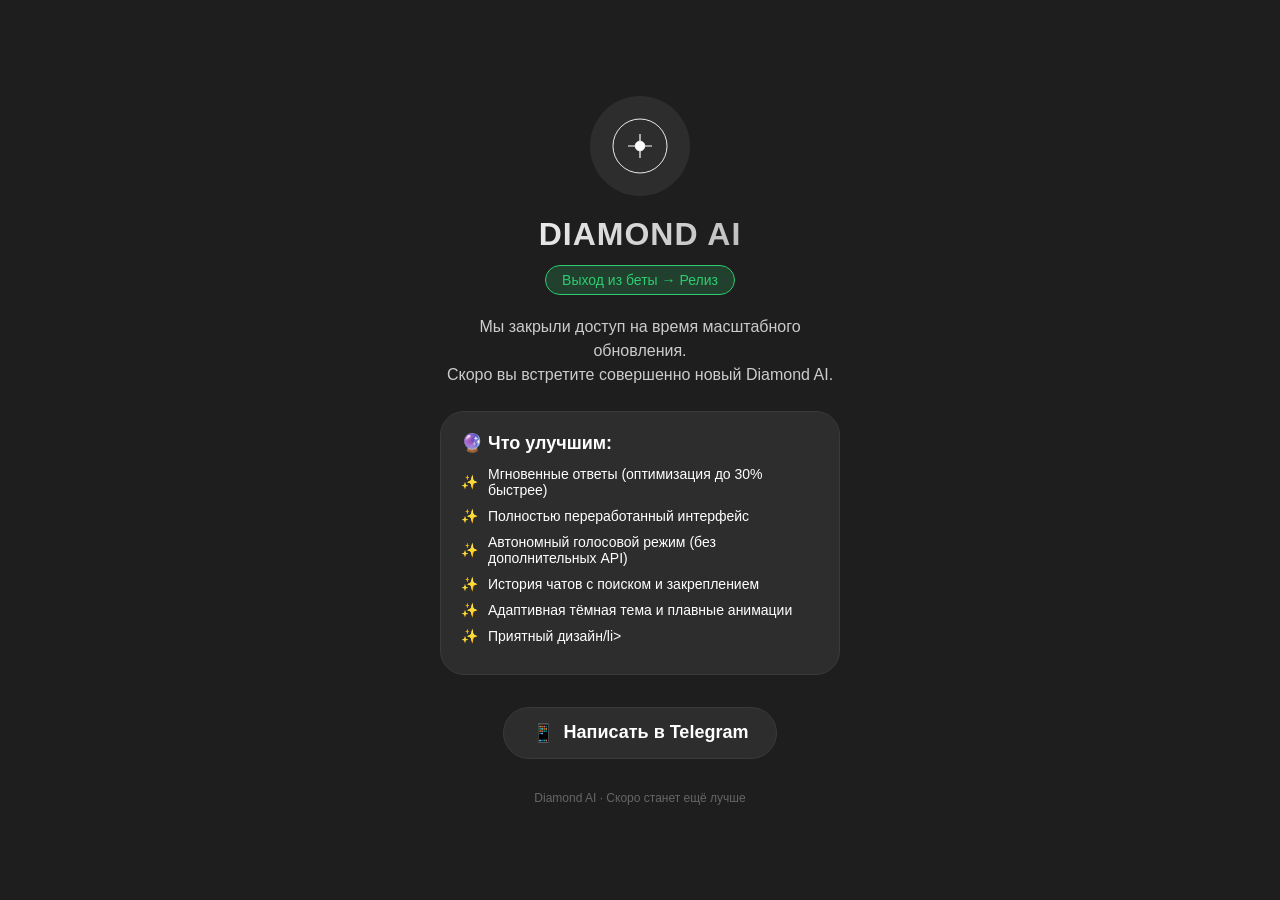
<file: index.html>
<!DOCTYPE html>
<html lang="ru">
<head>
  <meta charset="UTF-8">
  <meta name="viewport" content="width=device-width, initial-scale=1.0, maximum-scale=1.0, user-scalable=no, shrink-to-fit=no, viewport-fit=cover">
  <title>DIAMOND AI — Обновление</title>
  <meta name="theme-color" content="#1e1e1e">
  <style>
    * {
      margin: 0;
      padding: 0;
      box-sizing: border-box;
      -webkit-tap-highlight-color: transparent;
    }

    body {
      font-family: -apple-system, BlinkMacSystemFont, 'Segoe UI', Roboto, Helvetica, Arial, sans-serif;
      background: #1e1e1e;
      color: #fff;
      min-height: 100vh;
      display: flex;
      align-items: center;
      justify-content: center;
      padding: 20px;
      /* учёт безопасных зон iOS */
      padding-top: max(20px, env(safe-area-inset-top));
      padding-bottom: max(20px, env(safe-area-inset-bottom));
    }

    .container {
      text-align: center;
      max-width: 400px;
      width: 100%;
      animation: fadeInUp 0.6s cubic-bezier(0.2, 0.9, 0.4, 1.1);
    }

    @keyframes fadeInUp {
      from {
        opacity: 0;
        transform: translateY(20px);
      }
      to {
        opacity: 1;
        transform: translateY(0);
      }
    }

    .logo {
      width: 100px;
      height: 100px;
      margin: 0 auto 20px;
      background: #2d2d2d;
      border-radius: 50%;
      display: flex;
      align-items: center;
      justify-content: center;
      animation: pulse 1.8s infinite;
    }

    .logo svg {
      width: 60px;
      height: 60px;
      fill: none;
      stroke: #fff;
      stroke-width: 1.5;
    }

    @keyframes pulse {
      0% { transform: scale(1); opacity: 0.8; box-shadow: 0 0 0 0 rgba(255,255,255,0.2); }
      50% { transform: scale(1.02); opacity: 1; box-shadow: 0 0 0 12px rgba(255,255,255,0); }
      100% { transform: scale(1); opacity: 0.8; box-shadow: 0 0 0 0 rgba(255,255,255,0); }
    }

    h1 {
      font-size: 32px;
      font-weight: 800;
      letter-spacing: 1px;
      margin-bottom: 12px;
      background: linear-gradient(135deg, #fff, #aaa);
      -webkit-background-clip: text;
      background-clip: text;
      color: transparent;
    }

    .badge {
      display: inline-block;
      background: rgba(46, 204, 113, 0.2);
      border: 1px solid #2ecc71;
      border-radius: 40px;
      padding: 6px 16px;
      font-size: 14px;
      font-weight: 500;
      color: #2ecc71;
      margin-bottom: 20px;
      backdrop-filter: blur(4px);
    }

    p {
      font-size: 16px;
      line-height: 1.5;
      color: #ccc;
      margin-bottom: 24px;
    }

    .upgrade-list {
      text-align: left;
      background: #2d2d2d;
      border-radius: 24px;
      padding: 20px;
      margin: 24px 0;
      border: 1px solid #3a3a3a;
    }

    .upgrade-list h3 {
      font-size: 18px;
      margin-bottom: 12px;
      display: flex;
      align-items: center;
      gap: 8px;
    }

    .upgrade-list ul {
      list-style: none;
      padding-left: 0;
    }

    .upgrade-list li {
      margin-bottom: 10px;
      font-size: 14px;
      display: flex;
      align-items: center;
      gap: 10px;
    }

    .upgrade-list li::before {
      content: "✨";
      font-size: 14px;
    }

    .telegram-link {
      display: inline-flex;
      align-items: center;
      gap: 10px;
      background: #2d2d2d;
      padding: 14px 28px;
      border-radius: 50px;
      color: #fff;
      text-decoration: none;
      font-weight: 600;
      font-size: 18px;
      transition: all 0.2s;
      border: 1px solid #3a3a3a;
      margin-top: 8px;
    }

    .telegram-link:active {
      background: #3a3a3a;
      transform: scale(0.97);
    }

    .telegram-link i {
      font-size: 24px;
    }

    .footer {
      margin-top: 32px;
      font-size: 12px;
      color: #666;
    }

    /* простая иконка через символы */
    .icon-emoji {
      font-size: 48px;
      line-height: 1;
    }
  </style>
</head>
<body>
  <div class="container">
    <div class="logo">
      <svg viewBox="0 0 100 100">
        <circle cx="50" cy="50" r="45" stroke="white" fill="none"/>
        <path d="M30,50 L70,50 M50,30 L50,70" stroke="white" stroke-width="2"/>
        <circle cx="50" cy="50" r="8" fill="white"/>
      </svg>
    </div>
    <h1>DIAMOND AI</h1>
    <div class="badge">Выход из беты → Релиз</div>
    <p>Мы закрыли доступ на время масштабного обновления.<br>Скоро вы встретите совершенно новый Diamond AI.</p>

    <div class="upgrade-list">
      <h3>🔮 Что улучшим:</h3>
      <ul>
        <li>Мгновенные ответы (оптимизация до 30% быстрее)</li>
        <li>Полностью переработанный интерфейс </li>
        <li>Автономный голосовой режим (без дополнительных API)</li>
        <li>История чатов с поиском и закреплением</li>
        <li>Адаптивная тёмная тема и плавные анимации</li>
        <li>Приятный дизайн/li>
      </ul>
    </div>

    <a href="https://t.me/vshpps" class="telegram-link" target="_blank">
      <span>📱</span> Написать в Telegram
    </a>
    <div class="footer">
      Diamond AI · Скоро станет ещё лучше
    </div>
  </div>
</file>
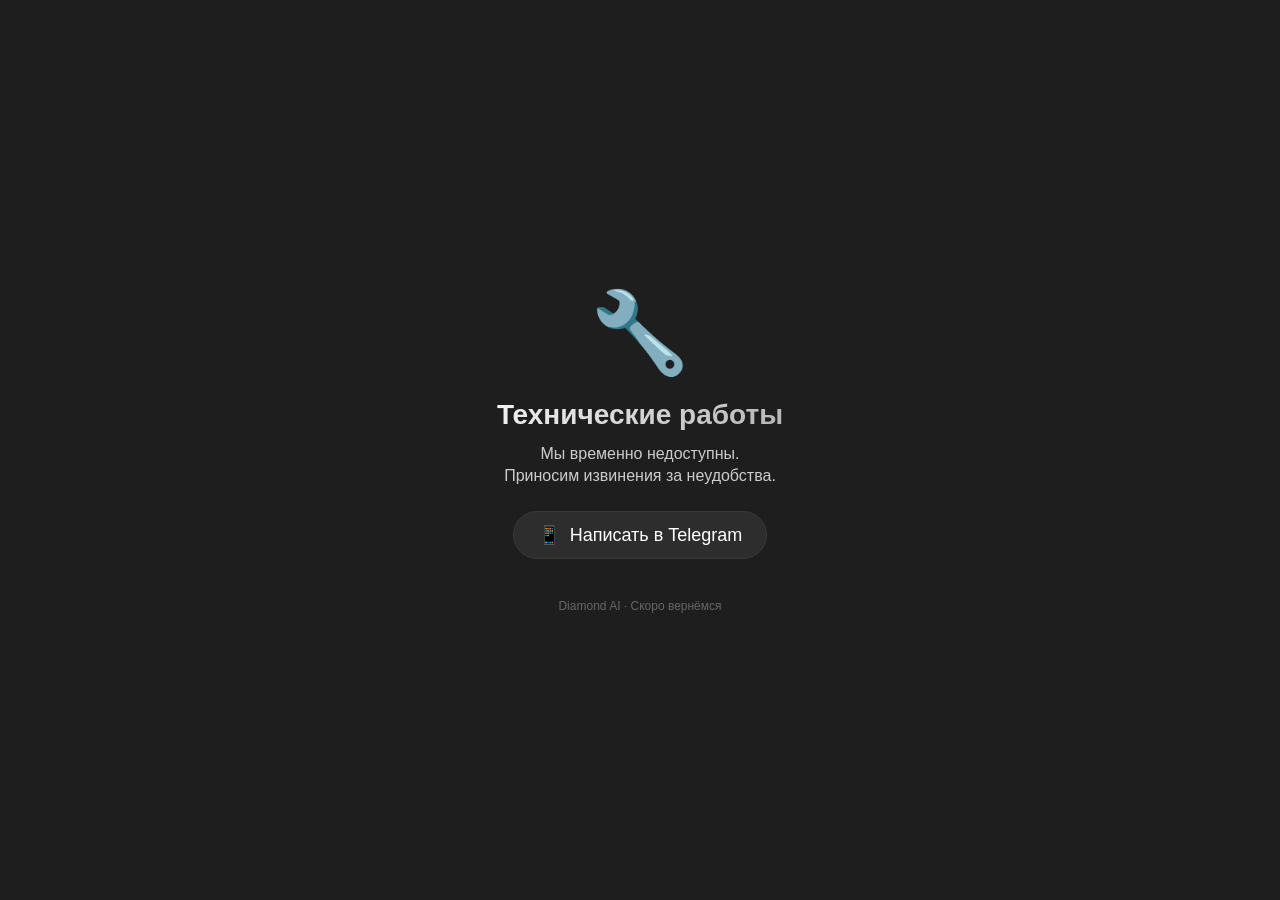
<file: maintenance.html>
<!DOCTYPE html>
<html lang="ru">
<head>
  <meta charset="UTF-8">
  <meta name="viewport" content="width=device-width, initial-scale=1.0, maximum-scale=1.0, user-scalable=no, shrink-to-fit=no, viewport-fit=cover">
  <title>DIAMOND AI — Технические работы</title>
  <meta name="theme-color" content="#1e1e1e">
  <style>
    * {
      margin: 0;
      padding: 0;
      box-sizing: border-box;
    }

    body {
      font-family: -apple-system, BlinkMacSystemFont, 'Segoe UI', Roboto, Helvetica, Arial, sans-serif;
      background: #1e1e1e;
      color: #fff;
      min-height: 100vh;
      display: flex;
      align-items: center;
      justify-content: center;
      padding: 20px;
      /* учёт безопасных зон iOS */
      padding-top: max(20px, env(safe-area-inset-top));
      padding-bottom: max(20px, env(safe-area-inset-bottom));
    }

    .container {
      text-align: center;
      max-width: 400px;
      width: 100%;
      animation: fadeIn 0.6s ease;
    }

    @keyframes fadeIn {
      from { opacity: 0; transform: translateY(20px); }
      to { opacity: 1; transform: translateY(0); }
    }

    .icon {
      font-size: 80px;
      margin-bottom: 20px;
      display: inline-block;
      animation: pulse 1.5s infinite;
    }

    @keyframes pulse {
      0% { transform: scale(1); opacity: 0.7; }
      50% { transform: scale(1.05); opacity: 1; }
      100% { transform: scale(1); opacity: 0.7; }
    }

    h1 {
      font-size: 28px;
      font-weight: 700;
      margin-bottom: 12px;
      background: linear-gradient(135deg, #fff, #aaa);
      -webkit-background-clip: text;
      background-clip: text;
      color: transparent;
    }

    p {
      font-size: 16px;
      line-height: 1.4;
      color: #ccc;
      margin-bottom: 24px;
    }

    .telegram-link {
      display: inline-flex;
      align-items: center;
      gap: 10px;
      background: #2d2d2d;
      padding: 12px 24px;
      border-radius: 40px;
      color: #fff;
      text-decoration: none;
      font-weight: 500;
      font-size: 18px;
      transition: background 0.2s, transform 0.1s;
      border: 1px solid #3a3a3a;
    }

    .telegram-link:active {
      background: #3a3a3a;
      transform: scale(0.97);
    }

    .telegram-link i {
      font-size: 24px;
    }

    .footer {
      margin-top: 40px;
      font-size: 12px;
      color: #666;
    }

    /* анимация для иконки (через обычный символ, т.к. не подключаем FontAwesome) */
    .emoji-icon {
      font-size: 80px;
      line-height: 1;
    }
  </style>
</head>
<body>
  <div class="container">
    <div class="icon">
      <span class="emoji-icon">🔧</span>
    </div>
    <h1>Технические работы</h1>
    <p>Мы временно недоступны.<br>Приносим извинения за неудобства.</p>
    <a href="https://t.me/vshpps" class="telegram-link" target="_blank">
      <span>📱</span> Написать в Telegram
    </a>
    <div class="footer">
      Diamond AI · Скоро вернёмся
    </div>
  </div>
</body>
</html>
</file>
